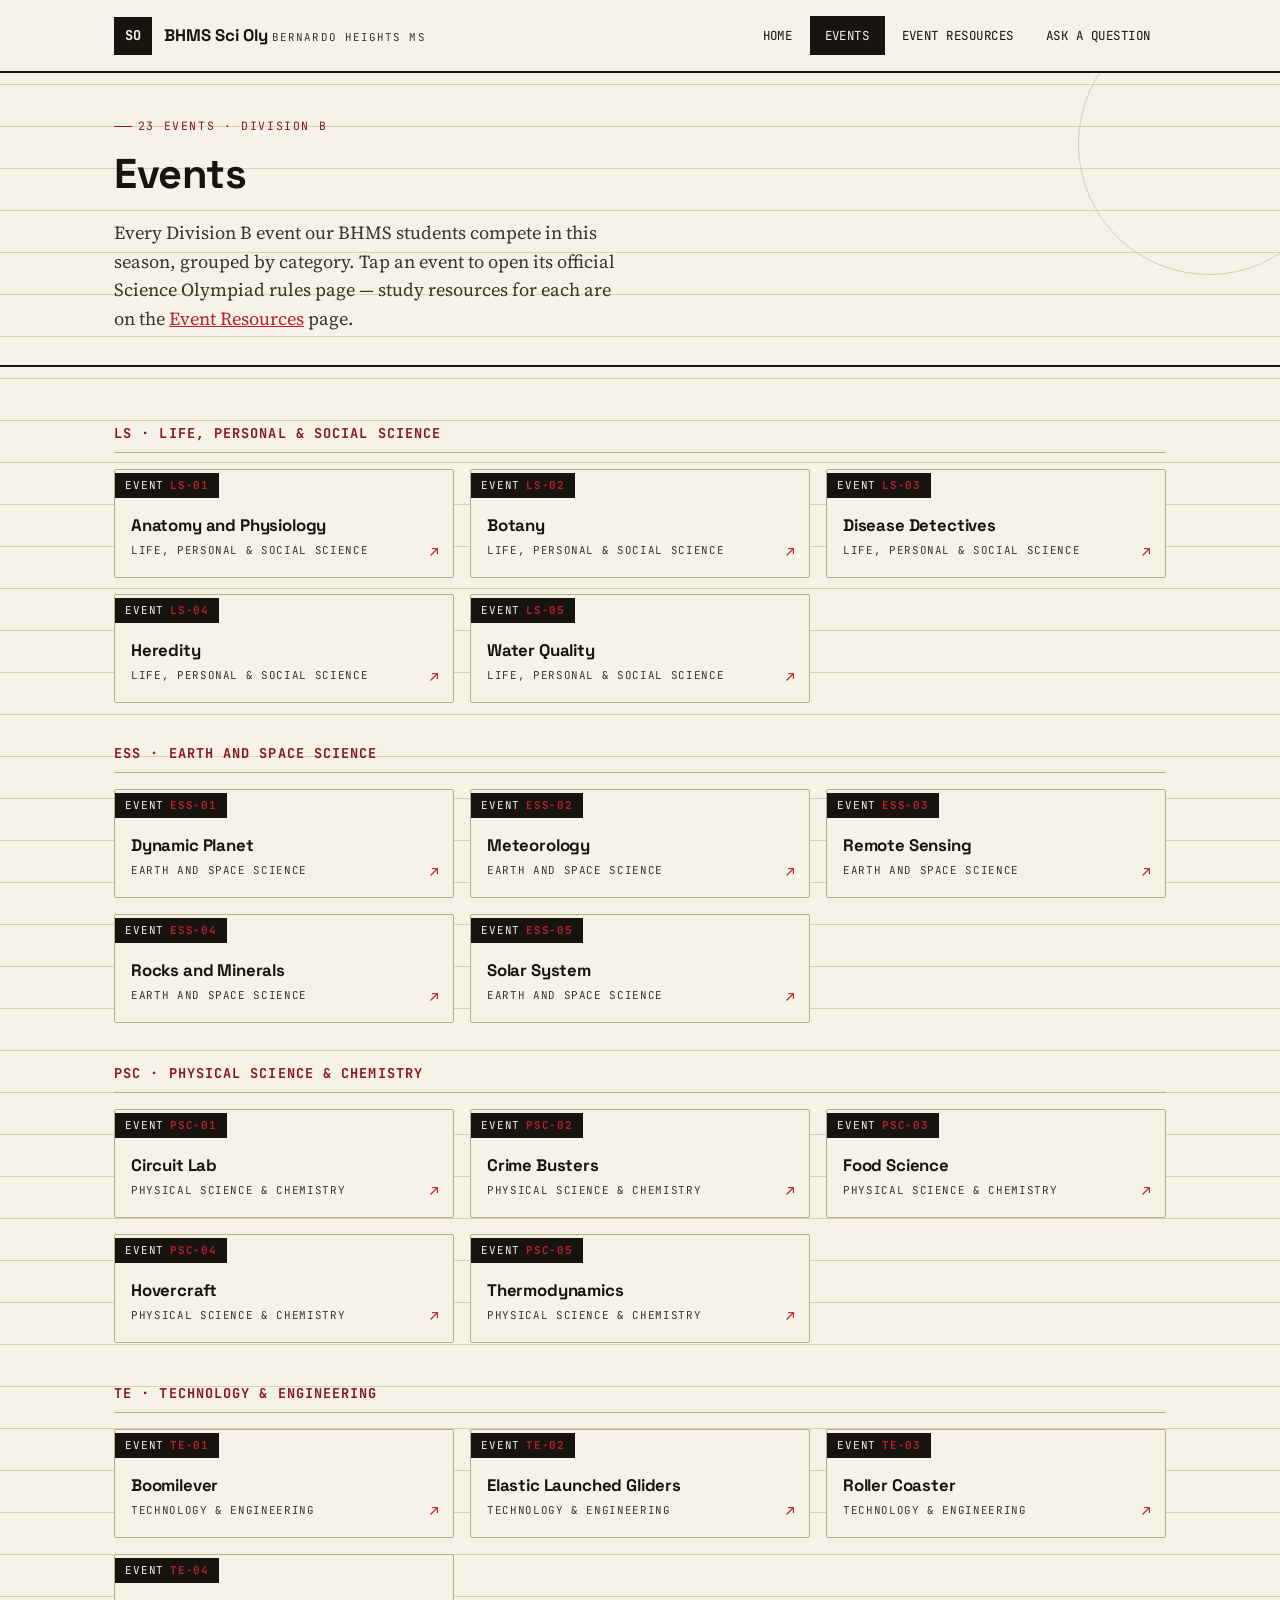
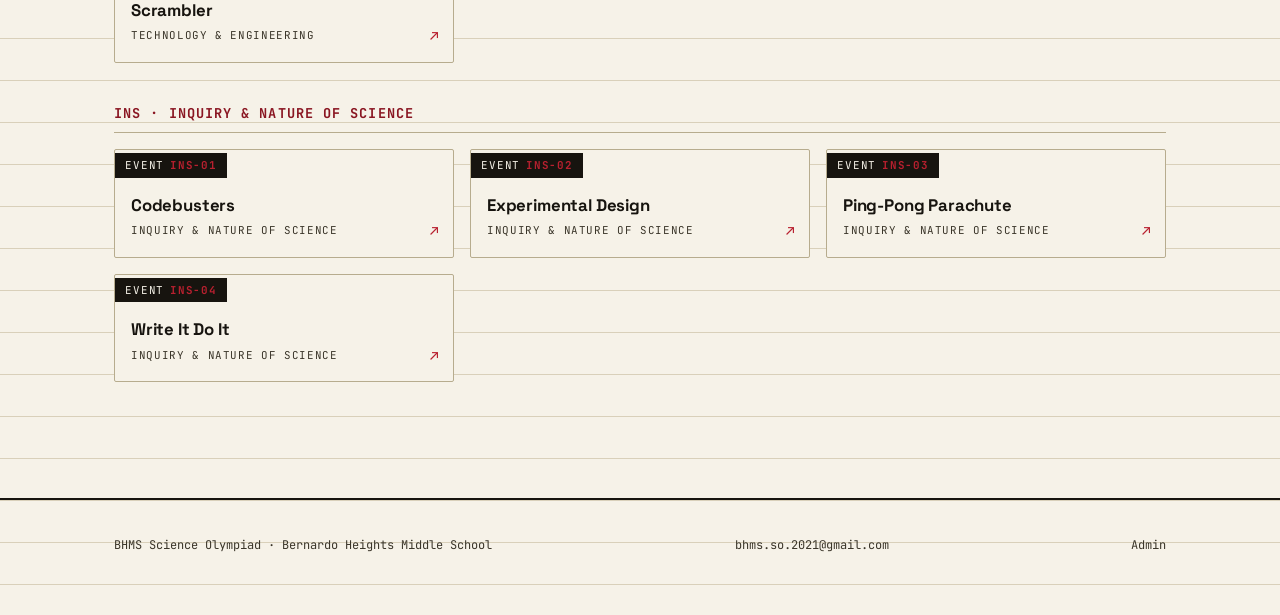
<file: events.html>
<!DOCTYPE html>
<html lang="en">
<head>
<meta charset="UTF-8">
<meta name="viewport" content="width=device-width, initial-scale=1.0">
<title>Events — BHMS Science Olympiad</title>
<link rel="stylesheet" href="css/style.css">
</head>
<body>

<header class="site">
  <div class="site-header-inner">
    <a class="brand" href="index.html">
      <span class="brand-mark">SO</span>
      <span class="brand-text">
        <span class="name">BHMS Sci Oly</span>
        <span class="sub">Bernardo Heights MS</span>
      </span>
    </a>
    <button class="nav-toggle" aria-label="Toggle menu">☰</button>
    <nav class="tabs">
      <a href="index.html">Home</a>
      <a href="events.html">Events</a>
      <a href="resources.html">Event Resources</a>
      <a href="ask.html">Ask a Question</a>
    </nav>
  </div>
</header>

<section class="hero" style="padding:44px 0 32px;">
  <div class="wrap">
    <div class="eyebrow">23 events · Division B</div>
    <h1 style="font-size:clamp(1.8rem,4vw,2.6rem);">Events</h1>
    <p class="lede" style="margin-bottom:0;">Every Division B event our BHMS students compete in this season, grouped by category. Tap an event to open its official Science Olympiad rules page — study resources for each are on the <a href="resources.html">Event Resources</a> page.</p>
  </div>
</section>

<section>
  <div class="wrap" id="events-container"></div>
</section>

<footer class="site">
  <div class="wrap">
    <p>BHMS Science Olympiad · Bernardo Heights Middle School</p>
    <a href="mailto:bhms.so.2021@gmail.com">bhms.so.2021@gmail.com</a>
    <a href="admin.html">Admin</a>
  </div>
</footer>

<script src="js/events-data.js"></script>
<script>
  const container = document.getElementById("events-container");
  DIVISIONS.forEach((div, di) => {
    const block = document.createElement("div");
    block.className = "division-block";
    const codePrefix = div.code;
    block.innerHTML = `
      <h3 class="division-title">${codePrefix} · ${div.name}</h3>
      <div class="grid grid-3">
        ${div.events.map((ev, i) => {
          const code = `${codePrefix}-${String(i + 1).padStart(2, "0")}`;
          return `
            <a class="event-card" href="${ev.url}" target="_blank" rel="noopener">
              <div class="tag">EVENT <b>${code}</b></div>
              <div class="body">
                <h3>${ev.name}</h3>
                <div class="cat">${div.name}</div>
              </div>
              <div class="arrow">↗</div>
            </a>
          `;
        }).join("")}
      </div>
    `;
    container.appendChild(block);
  });
</script>
<script src="js/main.js"></script>
</body>
</html>
</file>
<file: css/style.css>
/* ============================================================
   BHMS SCIENCE OLYMPIAD — shared stylesheet
   Direction: lab notebook / field-guide. Spec-sheet cards,
   specimen-tag codes, warm paper + ink + signal red.
   ============================================================ */

@import url('https://fonts.googleapis.com/css2?family=Space+Grotesk:wght@400;500;600;700&family=Source+Serif+4:ital,opsz,wght@0,8..60,400;0,8..60,600;1,8..60,400&family=JetBrains+Mono:wght@400;500;700&display=swap');

:root{
  --ink:        #17140f;
  --ink-soft:   #3a3529;
  --paper:      #f6f2e8;
  --paper-dim:  #ece5d4;
  --red:        #b8202f;
  --red-dim:    #8a1622;
  --red-tint:   #f1d9d6;
  --line:       #d9d0ba;
  --line-strong:#b7ac8e;
  --mono: 'JetBrains Mono', ui-monospace, monospace;
  --serif: 'Source Serif 4', Georgia, serif;
  --display: 'Space Grotesk', ui-sans-serif, sans-serif;
  --radius: 2px;
  --max: 1100px;
}

*{ box-sizing:border-box; }
html{ scroll-behavior:smooth; }
body{
  margin:0;
  background:var(--paper);
  color:var(--ink);
  font-family:var(--serif);
  font-size:17px;
  line-height:1.55;
  background-image:
    linear-gradient(var(--line) 1px, transparent 1px);
  background-size: 100% 42px;
  background-attachment:local;
}
@media (prefers-reduced-motion:no-preference){
  a, button, .card, .event-card { transition: all .18s ease; }
}
@media (prefers-reduced-motion:reduce){
  html{ scroll-behavior:auto; }
}

img{ max-width:100%; display:block; }
a{ color:var(--red); }
h1,h2,h3,h4{ font-family:var(--display); color:var(--ink); margin:0 0 .4em; letter-spacing:-.01em; }
p{ margin:0 0 1em; }

.wrap{ max-width:var(--max); margin:0 auto; padding:0 24px; }

/* ---------- eyebrow / mono labels ---------- */
.eyebrow{
  font-family:var(--mono);
  font-size:.72rem;
  letter-spacing:.14em;
  text-transform:uppercase;
  color:var(--red-dim);
  display:flex;
  align-items:center;
  gap:.5em;
  margin-bottom:.6em;
}
.eyebrow::before{
  content:"";
  width:18px; height:1px;
  background:var(--red-dim);
  display:inline-block;
}

/* ---------- header / nav ---------- */
header.site{
  position:sticky; top:0; z-index:40;
  background:var(--paper);
  border-bottom:2px solid var(--ink);
}
.site-header-inner{
  max-width:var(--max); margin:0 auto; padding:16px 24px;
  display:flex; align-items:center; justify-content:space-between; gap:20px;
}
.brand{
  display:flex; align-items:center; gap:12px;
  text-decoration:none; color:var(--ink);
}
.brand-mark{
  width:38px; height:38px;
  border:2px solid var(--ink);
  display:flex; align-items:center; justify-content:center;
  font-family:var(--mono); font-weight:700; font-size:.85rem;
  background:var(--ink); color:var(--paper);
  flex:none;
}
.brand-text{ line-height:1.1; }
.brand-text .name{ font-family:var(--display); font-weight:700; font-size:1.05rem; }
.brand-text .sub{ font-family:var(--mono); font-size:.68rem; letter-spacing:.1em; color:var(--ink-soft); text-transform:uppercase; }

nav.tabs{ display:flex; gap:2px; }
nav.tabs a{
  font-family:var(--mono); font-size:.78rem; letter-spacing:.04em; text-transform:uppercase;
  text-decoration:none; color:var(--ink);
  padding:9px 14px;
  border:1px solid transparent;
  position:relative;
}
nav.tabs a:hover{ border-color:var(--line-strong); background:var(--paper-dim); }
nav.tabs a.active{
  color:var(--paper); background:var(--ink);
}
.nav-toggle{ display:none; }

@media (max-width:760px){
  nav.tabs{
    position:fixed; inset:64px 0 auto 0; background:var(--paper);
    flex-direction:column; border-bottom:2px solid var(--ink);
    padding:8px 24px 16px; gap:0;
    transform:translateY(-8px); opacity:0; pointer-events:none;
  }
  nav.tabs.open{ transform:translateY(0); opacity:1; pointer-events:auto; }
  nav.tabs a{ padding:12px 0; border-bottom:1px solid var(--line); width:100%; }
  .nav-toggle{
    display:flex; align-items:center; justify-content:center;
    width:38px; height:38px; border:1px solid var(--ink); background:none;
    font-family:var(--mono); font-size:1.1rem; cursor:pointer;
  }
}

/* ---------- hero ---------- */
.hero{
  border-bottom:2px solid var(--ink);
  padding:64px 0 48px;
  position:relative;
  overflow:hidden;
}
.hero::after{
  content:"";
  position:absolute; right:-60px; top:-60px;
  width:260px; height:260px;
  border:1px solid var(--line-strong);
  border-radius:50%;
  opacity:.5;
}
.hero .wrap{ position:relative; }
.hero h1{
  font-size:clamp(1.9rem, 4.4vw, 3.4rem);
  white-space:nowrap;
  margin-bottom:.3em;
}
@media (max-width:520px){
  .hero h1{ white-space:normal; }
}
.hero .lede{
  font-family:var(--serif); font-size:1.15rem; color:var(--ink-soft);
  max-width:56ch; margin-bottom:1.6em;
}
.hero-actions{ display:flex; gap:12px; flex-wrap:wrap; }

.btn{
  font-family:var(--mono); font-size:.8rem; letter-spacing:.05em; text-transform:uppercase;
  text-decoration:none; display:inline-flex; align-items:center; gap:.5em;
  padding:12px 20px; border:1.5px solid var(--ink); color:var(--ink);
  background:transparent; cursor:pointer; border-radius:var(--radius);
}
.btn:hover{ background:var(--ink); color:var(--paper); }
.btn-primary{ background:var(--red); border-color:var(--red); color:var(--paper); }
.btn-primary:hover{ background:var(--red-dim); border-color:var(--red-dim); color:var(--paper); }

/* ---------- sections ---------- */
section{ padding:56px 0; border-bottom:1px solid var(--line); }
section:last-of-type{ border-bottom:none; }
.section-head{ display:flex; align-items:flex-end; justify-content:space-between; gap:20px; margin-bottom:32px; flex-wrap:wrap; }
.section-head h2{ font-size:1.7rem; margin:0; }
.section-note{ font-family:var(--mono); font-size:.75rem; color:var(--ink-soft); max-width:32ch; text-align:right; }

/* ---------- cards ---------- */
.grid{ display:grid; gap:16px; }
.grid-3{ grid-template-columns:repeat(3, 1fr); }
.grid-2{ grid-template-columns:repeat(2, 1fr); }
@media (max-width:820px){ .grid-3{ grid-template-columns:repeat(2,1fr);} }
@media (max-width:560px){ .grid-3, .grid-2{ grid-template-columns:1fr; } }

.card{
  border:1px solid var(--line-strong);
  background:var(--paper);
  padding:20px;
  border-radius:var(--radius);
}

/* specimen-tag event card */
.event-card{
  border:1px solid var(--line-strong);
  background:var(--paper);
  padding:0;
  position:relative;
  text-decoration:none;
  color:var(--ink);
  display:block;
  border-radius:var(--radius);
  overflow:hidden;
}
.event-card:hover{ border-color:var(--ink); transform:translateY(-2px); box-shadow:3px 3px 0 var(--ink); }
.event-card .tag{
  font-family:var(--mono); font-size:.68rem; letter-spacing:.08em;
  background:var(--ink); color:var(--paper);
  padding:4px 10px; display:inline-flex; gap:.5em;
}
.event-card .tag b{ color:var(--red); font-weight:700; }
.event-card .body{ padding:14px 16px 18px; }
.event-card h3{ font-size:1.05rem; margin-bottom:.25em; }
.event-card .cat{ font-family:var(--mono); font-size:.68rem; color:var(--ink-soft); text-transform:uppercase; letter-spacing:.06em; }
.event-card .arrow{ position:absolute; right:14px; bottom:14px; font-family:var(--mono); color:var(--red); font-size:.9rem; }

.division-block{ margin-bottom:40px; }
.division-block h3.division-title{
  font-family:var(--mono); font-size:.85rem; text-transform:uppercase; letter-spacing:.08em;
  color:var(--red-dim); border-bottom:1px solid var(--line-strong); padding-bottom:8px; margin-bottom:16px;
}

/* officer card */
.officer-card{ text-align:left; }
.officer-card .role{ font-family:var(--mono); font-size:.7rem; color:var(--red-dim); text-transform:uppercase; letter-spacing:.08em; margin-bottom:.3em; }
.officer-card .initial{
  width:44px; height:44px; border:1.5px solid var(--ink);
  display:flex; align-items:center; justify-content:center;
  font-family:var(--display); font-weight:700; margin-bottom:12px;
}
.officer-card .photo{
  width:64px; height:64px; border:1.5px solid var(--ink);
  margin-bottom:12px; object-fit:cover; display:block;
  filter:grayscale(15%);
}

/* ---------- forms ---------- */
label{ display:block; font-family:var(--mono); font-size:.75rem; text-transform:uppercase; letter-spacing:.06em; margin-bottom:6px; color:var(--ink-soft); }
input, select, textarea{
  width:100%; font-family:var(--serif); font-size:1rem;
  padding:11px 12px; border:1.5px solid var(--line-strong); background:#fff;
  border-radius:var(--radius); color:var(--ink);
}
input:focus, select:focus, textarea:focus{ outline:2px solid var(--red); outline-offset:1px; border-color:var(--ink); }
textarea{ resize:vertical; min-height:120px; font-family:var(--serif); }
.field{ margin-bottom:18px; }
form .btn{ width:auto; }

/* ---------- Q&A ---------- */
.qa-item{ border:1px solid var(--line-strong); border-radius:var(--radius); padding:18px 20px; margin-bottom:14px; background:var(--paper); }
.qa-item .q{ font-family:var(--display); font-weight:600; margin-bottom:8px; }
.qa-item .q::before{ content:"Q "; color:var(--red); font-family:var(--mono); }
.qa-item .a{ padding-left:18px; border-left:2px solid var(--red-tint); color:var(--ink-soft); }
.qa-item .a::before{ content:"A "; color:var(--red-dim); font-family:var(--mono); font-weight:700; }
.qa-empty, .res-empty{ font-family:var(--mono); font-size:.85rem; color:var(--ink-soft); padding:20px; border:1px dashed var(--line-strong); text-align:center; }

.pill{
  display:inline-block; font-family:var(--mono); font-size:.68rem; text-transform:uppercase; letter-spacing:.06em;
  padding:3px 9px; border:1px solid var(--line-strong); border-radius:20px; color:var(--ink-soft); margin-right:6px;
}
.pill.pending{ color:var(--red-dim); border-color:var(--red-tint); background:var(--red-tint); }

/* ---------- resources ---------- */
.resource-item{ display:flex; gap:14px; padding:16px; border:1px solid var(--line-strong); border-radius:var(--radius); margin-bottom:10px; background:var(--paper); align-items:flex-start; }
.resource-item .icon{ font-family:var(--mono); font-size:.7rem; border:1px solid var(--ink); padding:4px 8px; flex:none; margin-top:2px; }
.resource-item .meta{ flex:1; }
.resource-item h4{ margin:0 0 4px; font-size:1rem; }
.resource-item .desc{ color:var(--ink-soft); font-size:.92rem; margin-bottom:4px; }
.resource-item .link{ font-family:var(--mono); font-size:.78rem; }

/* ---------- footer ---------- */
footer.site{ border-top:2px solid var(--ink); padding:36px 0 60px; margin-top:20px; }
footer.site .wrap{ display:flex; justify-content:space-between; align-items:center; flex-wrap:wrap; gap:12px; }
footer.site p{ margin:0; font-family:var(--mono); font-size:.75rem; color:var(--ink-soft); }
footer.site a{ font-family:var(--mono); font-size:.75rem; color:var(--ink-soft); text-decoration:none; }
footer.site a:hover{ color:var(--red); }

/* ---------- announcements ---------- */
.announcement{
  border:1.5px solid var(--red);
  background:var(--red-tint);
  border-radius:var(--radius);
  padding:16px 20px;
  margin-bottom:14px;
  display:flex;
  gap:14px;
  align-items:flex-start;
}
.announcement .flag{
  font-family:var(--mono); font-size:.68rem; letter-spacing:.08em; text-transform:uppercase;
  background:var(--red); color:var(--paper); padding:3px 8px; flex:none; margin-top:2px; border-radius:2px;
}
.announcement .content h4{ margin:0 0 4px; font-size:1.02rem; font-family:var(--display); }
.announcement .content p{ margin:0; color:var(--ink-soft); font-size:.92rem; }
.announcement .content .date{ font-family:var(--mono); font-size:.7rem; color:var(--red-dim); margin-top:6px; display:block; }

/* ---------- admin ---------- */
.admin-tabs{ display:flex; gap:8px; margin-bottom:28px; border-bottom:1px solid var(--line-strong); }
.admin-tab-btn{
  font-family:var(--mono); font-size:.78rem; text-transform:uppercase; letter-spacing:.05em;
  padding:10px 16px; background:none; border:none; border-bottom:2px solid transparent; cursor:pointer; color:var(--ink-soft);
}
.admin-tab-btn.active{ color:var(--ink); border-bottom-color:var(--red); }
.admin-panel{ display:none; }
.admin-panel.active{ display:block; }
.status-msg{ font-family:var(--mono); font-size:.82rem; padding:10px 14px; border-radius:var(--radius); margin-top:10px; display:none; }
.status-msg.show{ display:block; }
.status-msg.ok{ background:#e2ecdd; color:#345a2a; border:1px solid #b7cfae; }
.status-msg.err{ background:var(--red-tint); color:var(--red-dim); border:1px solid #e0b3ae; }
.login-box{ max-width:380px; margin:60px auto; }
</file>
